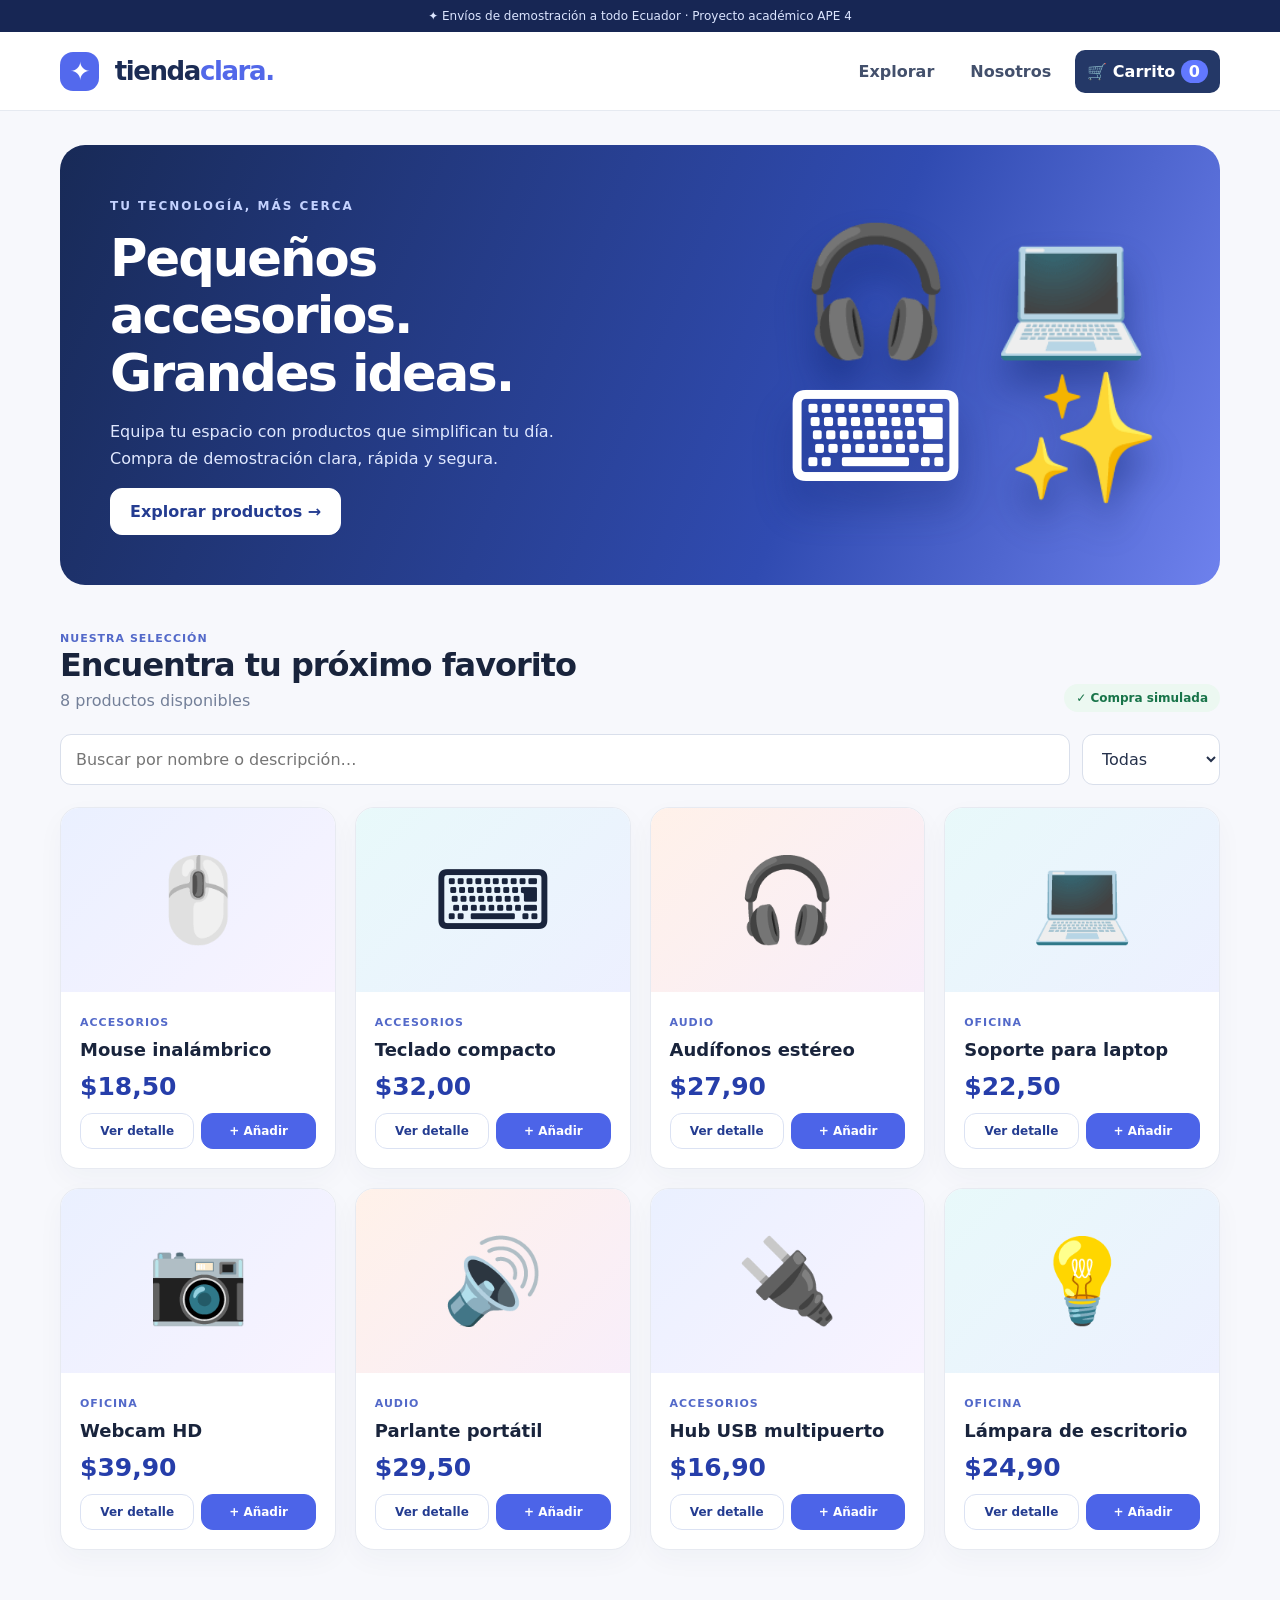
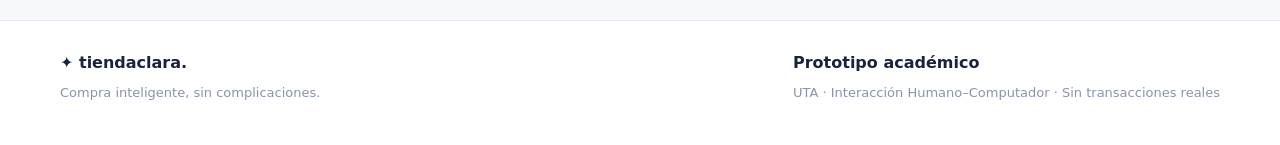
<file: prototipo/index.html>
<!doctype html>
<html lang="es">
<head>
  <meta charset="utf-8">
  <meta name="viewport" content="width=device-width,initial-scale=1">
  <meta http-equiv="refresh" content="0; url=prototipo_final/index.html">
  <title>Tienda Clara - Acceso a Prototipos APE 4</title>
  <style>
    body {
      font-family: system-ui, -apple-system, sans-serif;
      background: #f7f8fc;
      color: #19243c;
      display: grid;
      place-items: center;
      min-height: 90vh;
      margin: 0;
      padding: 20px;
    }
    .card {
      background: white;
      padding: 40px;
      border-radius: 20px;
      box-shadow: 0 10px 30px rgba(0,0,0,0.08);
      max-width: 520px;
      text-align: center;
    }
    h1 { margin-top: 0; color: #172654; }
    p { color: #55627a; line-height: 1.6; }
    .btn {
      display: block;
      margin: 14px 0;
      padding: 16px 24px;
      border-radius: 12px;
      text-decoration: none;
      font-weight: bold;
      transition: all 0.2s;
    }
    .btn-primary {
      background: #4c64e8;
      color: white;
      font-size: 17px;
    }
    .btn-primary:hover { background: #344dcb; }
    .btn-secondary {
      background: #eef2ff;
      color: #3b50c4;
      font-size: 15px;
    }
    .btn-secondary:hover { background: #e0e7ff; }
  </style>
</head>
<body>
  <div class="card">
    <div style="font-size: 48px; margin-bottom: 12px;">🛒</div>
    <h1>Tienda Clara — APE 4</h1>
    <p>Redirigiendo automáticamente al <strong>Prototipo Final Oficial</strong>...</p>
    <a class="btn btn-primary" href="prototipo_final/index.html">👉 Ir al Prototipo Final (Recomendado)</a>
    <a class="btn btn-secondary" href="v1/index.html">Ver Prototipo Inicial (v1)</a>
  </div>
  <script>
    window.location.replace("prototipo_final/index.html");
  </script>
</body>
</html>
</file>
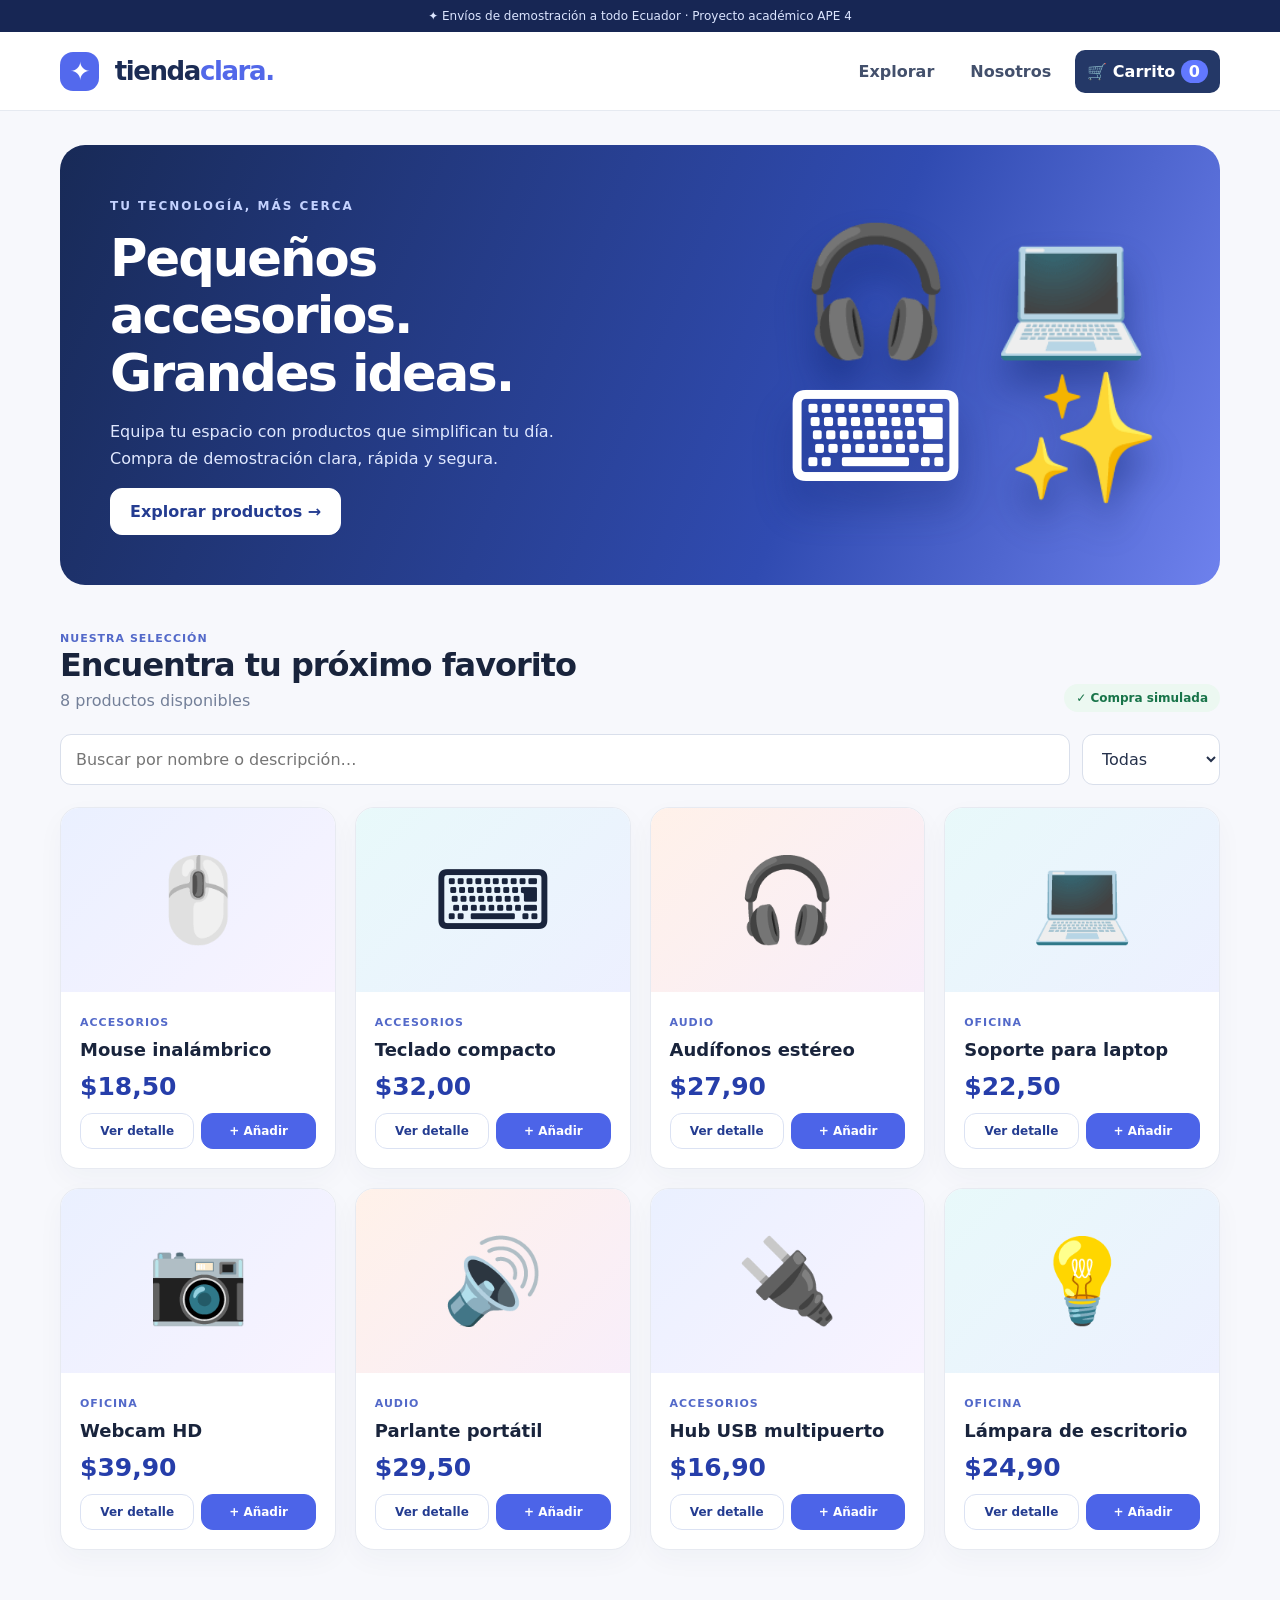
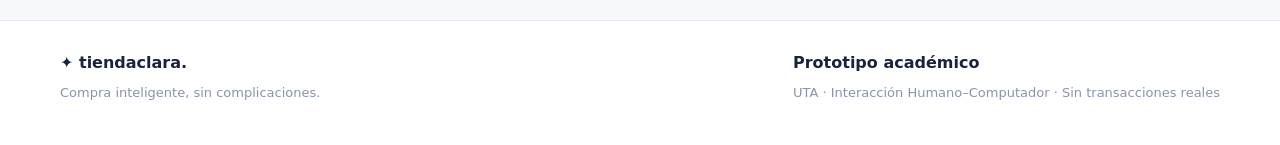
<file: prototipo/prototipo_final/index.html>
<!doctype html>
<html lang="es">
	<head>
		<meta charset="utf-8">
		<meta name="viewport" content="width=device-width, initial-scale=1">
		<meta name="theme-color" content="#172654">
		<title>Tienda Clara | Compra fácil</title>
		<link rel="stylesheet" href="./styles.css">
		<script src="./app.js" defer></script>
	</head>
	<body>
		<a class="skip" href="#main">Saltar al contenido</a>

		<div class="top">
			✦ Envíos de demostración a todo Ecuador · Proyecto académico APE 4
		</div>

		<header class="head">
			<div class="wrap nav">
				<button class="brand" data-go="catalog" aria-label="Ir al inicio">
					<span class="logo">✦</span> tienda<span>clara.</span>
				</button>
				<nav aria-label="Principal">
					<button data-go="catalog">Explorar</button>
					<button data-go="about">Nosotros</button>
					<button class="cartbtn" data-go="cart">
						🛒 Carrito <span id="cartcount">0</span>
					</button>
				</nav>
			</div>
		</header>

		<main id="main" class="wrap" tabindex="-1"></main>
		<div id="toast" role="status" aria-live="polite"></div>

		<footer>
			<div class="wrap foot">
				<div>
					<b>✦ tiendaclara.</b>
					<p>Compra inteligente, sin complicaciones.</p>
				</div>
				<div>
					<b>Prototipo académico</b>
					<p>UTA · Interacción Humano–Computador · Sin transacciones reales</p>
				</div>
			</div>
		</footer>
	</body>
</html>
</file>
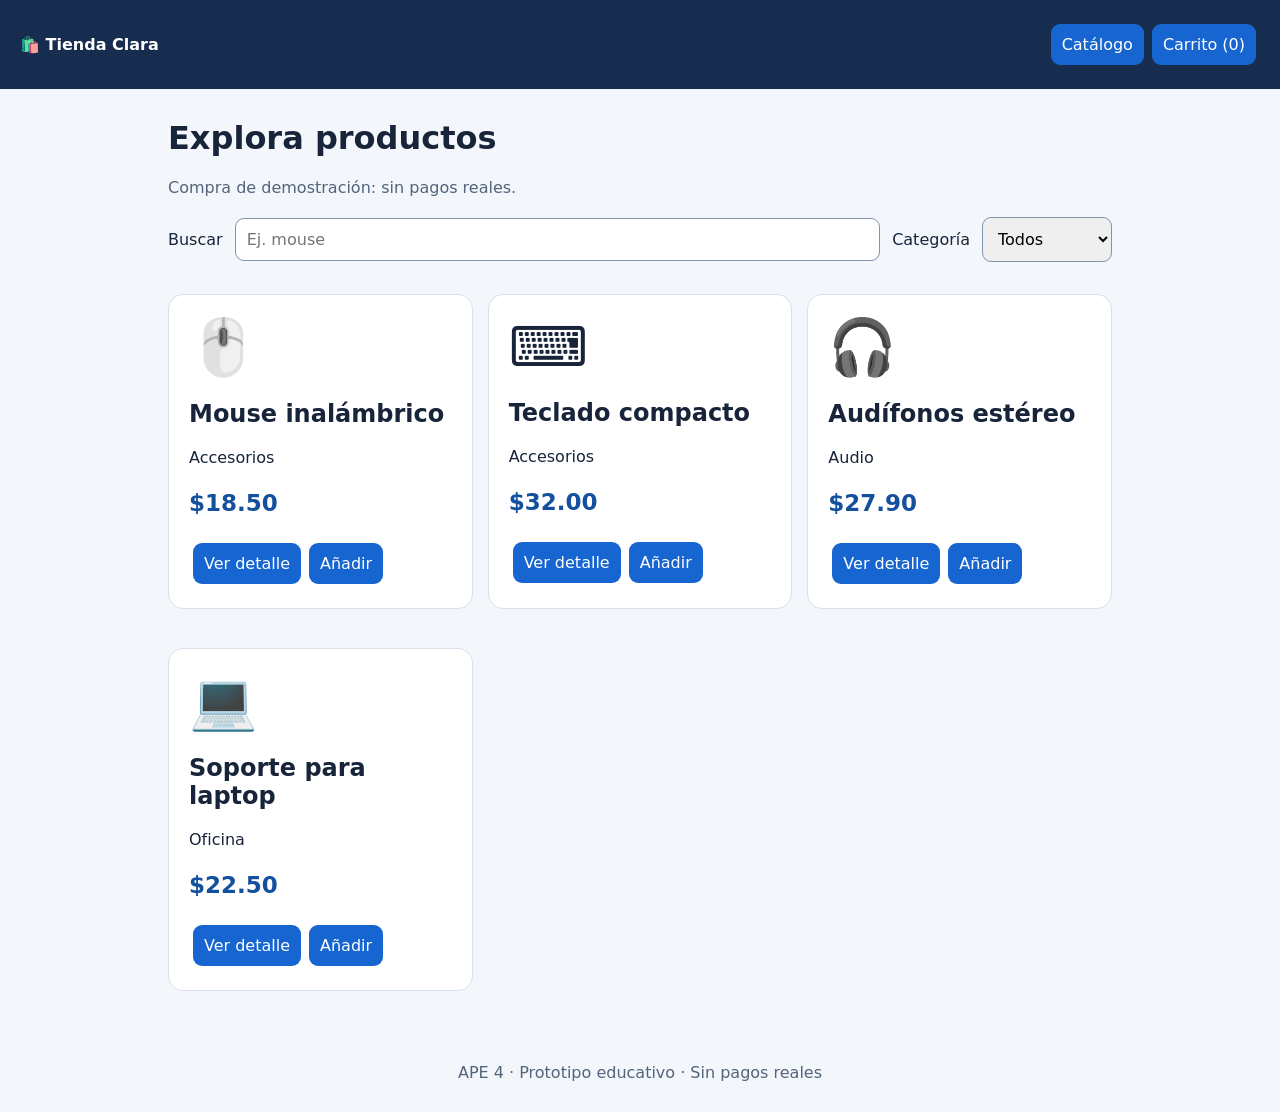
<file: prototipo/v1/index.html>
<!doctype html><html lang="es"><head><meta charset="utf-8"><meta name="viewport" content="width=device-width,initial-scale=1"><title>Tienda Clara</title><link rel="stylesheet" href="styles.css"></head><body><header><strong>🛍️ Tienda Clara</strong><nav aria-label="Navegación principal"><button id="home">Catálogo</button><button id="cart">Carrito (<span id="count">0</span>)</button></nav></header><main id="view"></main><div id="notice" role="status" aria-live="polite" style="position:absolute;left:-9999px"></div><footer>APE 4 · Prototipo educativo · Sin pagos reales</footer><script src="app.js"></script></body></html>
</file>
<file: prototipo/prototipo_final/styles.css>
* {
  box-sizing: border-box;
}
html {
  scroll-behavior: smooth;
}
body {
  margin: 0;
  font-family:
    Inter,
    ui-sans-serif,
    system-ui,
    -apple-system,
    Segoe UI,
    sans-serif;
  background: #f7f8fc;
  color: #19243c;
}
button,
input,
select,
textarea {
  font: inherit;
}
button {
  cursor: pointer;
}
button:disabled {
  cursor: not-allowed;
  opacity: 0.5;
}
.wrap {
  width: min(1160px, calc(100% - 40px));
  margin: auto;
}
.top {
  background: #172654;
  color: #dce5ff;
  text-align: center;
  font-size: 12px;
  padding: 9px;
}
.head {
  background: #fff;
  border-bottom: 1px solid #e6eaf1;
  position: sticky;
  top: 0;
  z-index: 10;
}
.nav {
  display: flex;
  align-items: center;
  justify-content: space-between;
  min-height: 78px;
  gap: 16px;
}
.brand {
  font-weight: 900;
  font-size: 26px;
  letter-spacing: -1.4px;
  background: none;
  border: 0;
  color: #1b2c54;
  padding: 0;
}
.brand span:last-child {
  color: #5268e9;
}
.logo {
  display: inline-grid;
  place-items: center;
  background: #5369ed;
  color: white;
  width: 39px;
  height: 39px;
  border-radius: 13px;
  margin-right: 8px;
  font-size: 25px;
}
.nav nav {
  display: flex;
  gap: 12px;
  align-items: center;
}
.nav nav button {
  background: none;
  border: 0;
  color: #43506c;
  font-weight: 700;
  padding: 12px;
  border-radius: 10px;
}
.nav nav button:hover {
  background: #f1f3ff;
}
.nav nav .cartbtn {
  background: #243867;
  color: #fff;
}
.cartbtn span {
  background: #6278ff;
  padding: 2px 8px;
  border-radius: 20px;
}
.skip {
  position: absolute;
  left: -9999px;
}
.skip:focus {
  left: 10px;
  top: 10px;
  z-index: 99;
  background: #fff;
  padding: 10px;
}
main {
  min-height: 68vh;
  padding-bottom: 70px;
}
.hero {
  margin: 34px 0 42px;
  background: linear-gradient(112deg, #182a57 0%, #304bb1 65%, #6e81ed);
  border-radius: 25px;
  display: grid;
  grid-template-columns: 1.15fr 0.85fr;
  align-items: center;
  overflow: hidden;
  min-height: 350px;
  color: white;
}
.hero-copy {
  padding: 50px;
}
.eyebrow {
  font-size: 12px;
  font-weight: 800;
  letter-spacing: 2px;
  color: #c4d2ff;
}
.hero h1 {
  font-size: clamp(34px, 4vw, 54px);
  letter-spacing: -2px;
  line-height: 1.12;
  margin: 16px 0;
}
.hero p {
  color: #e0e8ff;
  line-height: 1.7;
  max-width: 480px;
}
.hero-art {
  font-size: 125px;
  text-align: center;
  filter: drop-shadow(0 25px 18px #091e6470);
}
.btn {
  background: #4c64e8;
  border: 1px solid #4c64e8;
  border-radius: 12px;
  color: white;
  padding: 13px 19px;
  font-weight: 800;
  display: inline-flex;
  gap: 9px;
  align-items: center;
  justify-content: center;
}
.btn:hover {
  background: #344dcb;
}
.btn.white {
  background: white;
  color: #243c91;
  border-color: white;
}
.btn.ghost {
  background: #fff;
  color: #243c91;
  border-color: #dbe2f3;
}
.btn.danger {
  color: #a6324b;
  background: #fff0f3;
  border-color: #ffe0e6;
}
.btn:focus-visible,
button:focus-visible,
input:focus-visible,
select:focus-visible,
textarea:focus-visible {
  outline: 3px solid #f2aa32;
  outline-offset: 3px;
}
.sectionhead {
  display: flex;
  justify-content: space-between;
  align-items: end;
  gap: 15px;
  margin: 0 0 20px;
}
.sectionhead h2,
.page-title {
  font-size: 32px;
  letter-spacing: -1px;
  margin: 0 0 7px;
}
.muted {
  color: #748099;
}
.filters {
  display: flex;
  gap: 12px;
  flex-wrap: wrap;
  margin: 22px 0;
}
.filters input,
.filters select,
.field input,
.field select,
.field textarea {
  padding: 14px 15px;
  background: #fff;
  border: 1px solid #d9dfeb;
  border-radius: 11px;
  color: #25314b;
}
.filters input {
  flex: 1;
  min-width: 220px;
}
.grid {
  display: grid;
  grid-template-columns: repeat(4, minmax(0, 1fr));
  gap: 19px;
}
.product,
.panel,
.summary {
  background: white;
  border: 1px solid #e7eaf1;
  border-radius: 19px;
  box-shadow: 0 10px 28px #1b2b5109;
  overflow: hidden;
}
.product .pic {
  height: 184px;
  display: grid;
  place-items: center;
  font-size: 82px;
  background: linear-gradient(135deg, #eaf0ff, #f8f3ff);
}
.product:nth-child(2n) .pic {
  background: linear-gradient(135deg, #e8f9fa, #edf0ff);
}
.product:nth-child(3n) .pic {
  background: linear-gradient(135deg, #fff1e9, #f8eefa);
}
.product-body {
  padding: 19px;
}
.tag {
  font-size: 11px;
  text-transform: uppercase;
  letter-spacing: 1px;
  color: #5369c9;
  font-weight: 900;
}
.product h3 {
  font-size: 18px;
  margin: 9px 0 6px;
}
.price {
  font-size: 25px;
  font-weight: 900;
  color: #263eaa;
  margin: 12px 0;
}
.actions {
  display: flex;
  gap: 7px;
  flex-wrap: wrap;
}
.actions .btn {
  font-size: 12px;
  padding: 10px;
  flex: 1;
}
.crumb {
  margin: 29px 0 23px;
  color: #687590;
}
.crumb button {
  border: 0;
  background: none;
  color: #405ed5;
  font-weight: 700;
}
.detail {
  display: grid;
  grid-template-columns: 1fr 1fr;
  gap: 30px;
}
.detail-art {
  min-height: 390px;
  background: linear-gradient(145deg, #e6ecff, #f7f2ff);
  border-radius: 24px;
  display: grid;
  place-items: center;
  font-size: 180px;
}
.detail h1 {
  font-size: 43px;
  letter-spacing: -1.5px;
}
.detail p {
  line-height: 1.8;
}
.pill {
  display: inline-block;
  padding: 7px 12px;
  background: #ecf8f1;
  color: #187449;
  border-radius: 30px;
  font-size: 12px;
  font-weight: 800;
}
.panel {
  padding: 28px;
}
.layout {
  display: grid;
  grid-template-columns: 1.7fr 1fr;
  gap: 25px;
  align-items: start;
}
.line {
  display: flex;
  align-items: center;
  gap: 17px;
  padding: 18px 0;
  border-bottom: 1px solid #e8ebf3;
}
.mini {
  width: 82px;
  height: 82px;
  border-radius: 15px;
  background: #eef2ff;
  display: grid;
  place-items: center;
  font-size: 42px;
}
.lineinfo {
  flex: 1;
}
.lineinfo h3 {
  margin: 0 0 5px;
}
.qty {
  display: flex;
  align-items: center;
  gap: 12px;
}
.qty button {
  border: 1px solid #dbe1ed;
  background: #fff;
  border-radius: 8px;
  width: 34px;
  height: 34px;
}
.summary {
  padding: 26px;
  position: sticky;
  top: 104px;
}
.sumrow {
  display: flex;
  justify-content: space-between;
  margin: 16px 0;
}
.sumrow.total {
  border-top: 1px solid #e4e9f3;
  padding-top: 20px;
  font-weight: 900;
  font-size: 22px;
}
.summary .btn {
  width: 100%;
}
.field {
  display: grid;
  gap: 7px;
  margin: 17px 0;
}
.field label {
  font-weight: 750;
  font-size: 14px;
}
.field small {
  color: #b02d49;
  min-height: 17px;
}
.field [aria-invalid="true"] {
  border-color: #d44865;
  background: #fff8f9;
}
.two {
  display: grid;
  grid-template-columns: 1fr 1fr;
  gap: 16px;
}
.notice {
  background: #f1f5ff;
  border: 1px solid #dce6ff;
  border-radius: 12px;
  padding: 13px 16px;
  color: #40547d;
  font-size: 14px;
}
.success {
  max-width: 720px;
  margin: 60px auto;
  text-align: center;
  padding: 45px;
}
.success-icon {
  font-size: 75px;
}
.success h1 {
  font-size: 36px;
}
.empty {
  text-align: center;
  padding: 70px 20px;
  background: #fff;
  border-radius: 20px;
  border: 1px solid #e5eaf4;
}
.empty .emoji {
  font-size: 80px;
}
.foot {
  display: flex;
  justify-content: space-between;
  gap: 20px;
  padding: 32px 0;
}
.foot p {
  color: #8994a9;
  font-size: 13px;
}
footer {
  background: #fff;
  border-top: 1px solid #e7eaf1;
}
#toast {
  position: fixed;
  bottom: 25px;
  right: 25px;
  z-index: 30;
  background: #1d355d;
  color: white;
  padding: 14px 20px;
  border-radius: 12px;
  box-shadow: 0 10px 30px #12214633;
  opacity: 0;
  pointer-events: none;
  transition: opacity 0.2s;
}
#toast.show {
  opacity: 1;
}
.loader {
  display: inline-block;
  width: 18px;
  height: 18px;
  border: 3px solid #ffffff77;
  border-top-color: white;
  border-radius: 50%;
  animation: spin 0.8s linear infinite;
}
@keyframes spin {
  to {
    transform: rotate(360deg);
  }
}
@media (max-width: 900px) {
  .grid {
    grid-template-columns: repeat(2, 1fr);
  }
  .layout {
    grid-template-columns: 1fr;
  }
  .summary {
    position: static;
  }
  .hero-art {
    font-size: 95px;
  }
}
@media (max-width: 600px) {
  .wrap {
    width: min(100% - 26px, 1160px);
  }
  .nav {
    flex-wrap: wrap;
    padding: 13px 0;
  }
  .brand {
    font-size: 21px;
  }
  .nav nav {
    gap: 0;
  }
  .nav nav button {
    padding: 9px;
    font-size: 12px;
  }
  .hero {
    grid-template-columns: 1fr;
  }
  .hero-copy {
    padding: 30px;
  }
  .hero-art {
    display: none;
  }
  .grid,
  .detail,
  .two {
    grid-template-columns: 1fr;
  }
  .detail-art {
    min-height: 260px;
    font-size: 125px;
  }
  .sectionhead h2,
  .page-title {
    font-size: 27px;
  }
  .line {
    flex-wrap: wrap;
  }
  .foot {
    display: block;
  }
}
/* APE 4: accesibilidad y movimiento reducido */
@media (prefers-reduced-motion: reduce) {
  html {
    scroll-behavior: auto;
  }
  *,
  *::before,
  *::after {
    animation-duration: 0.01ms !important;
    transition-duration: 0.01ms !important;
  }
}
#results-count {
  display: inline-block;
  min-height: 1.3em;
}
.field small[role="alert"] {
  font-weight: 650;
}
.qty button:focus-visible,
.crumb button:focus-visible {
  outline: 3px solid #f2aa32;
  outline-offset: 3px;
}
</file>
<file: prototipo/v1/styles.css>
*{box-sizing:border-box}body{margin:0;background:#f3f6fb;color:#17243a;font:16px system-ui}header{background:#172d50;color:white;padding:20px;display:flex;justify-content:space-between;align-items:center;flex-wrap:wrap}main{max-width:980px;margin:30px auto;padding:0 18px}button,input,select{font:inherit;padding:11px;border-radius:9px}button{background:#1765d1;color:white;border:0;cursor:pointer;margin:4px}button:focus-visible,input:focus-visible,select:focus-visible{outline:3px solid orange;outline-offset:2px}button:disabled{opacity:.6}input,select{border:1px solid #8194ac}.grid{display:grid;grid-template-columns:repeat(auto-fit,minmax(230px,1fr));gap:15px}.card,.panel{background:white;border:1px solid #d8e0ea;border-radius:15px;padding:20px;margin:12px 0}.emoji{font-size:55px}.price{font-size:23px;font-weight:bold;color:#13509e}.row{display:flex;justify-content:space-between;align-items:center;gap:10px;flex-wrap:wrap}.field{display:grid;gap:6px;margin:16px 0}.field input{width:100%}.error{color:#a12437}.muted{color:#53647b}.bar{display:flex;gap:12px;flex-wrap:wrap;align-items:center;margin:20px 0}.bar input{flex:1}.success{background:#e7f8ed;padding:20px;border-radius:10px}footer{padding:30px;text-align:center;color:#53647b}
</file>
